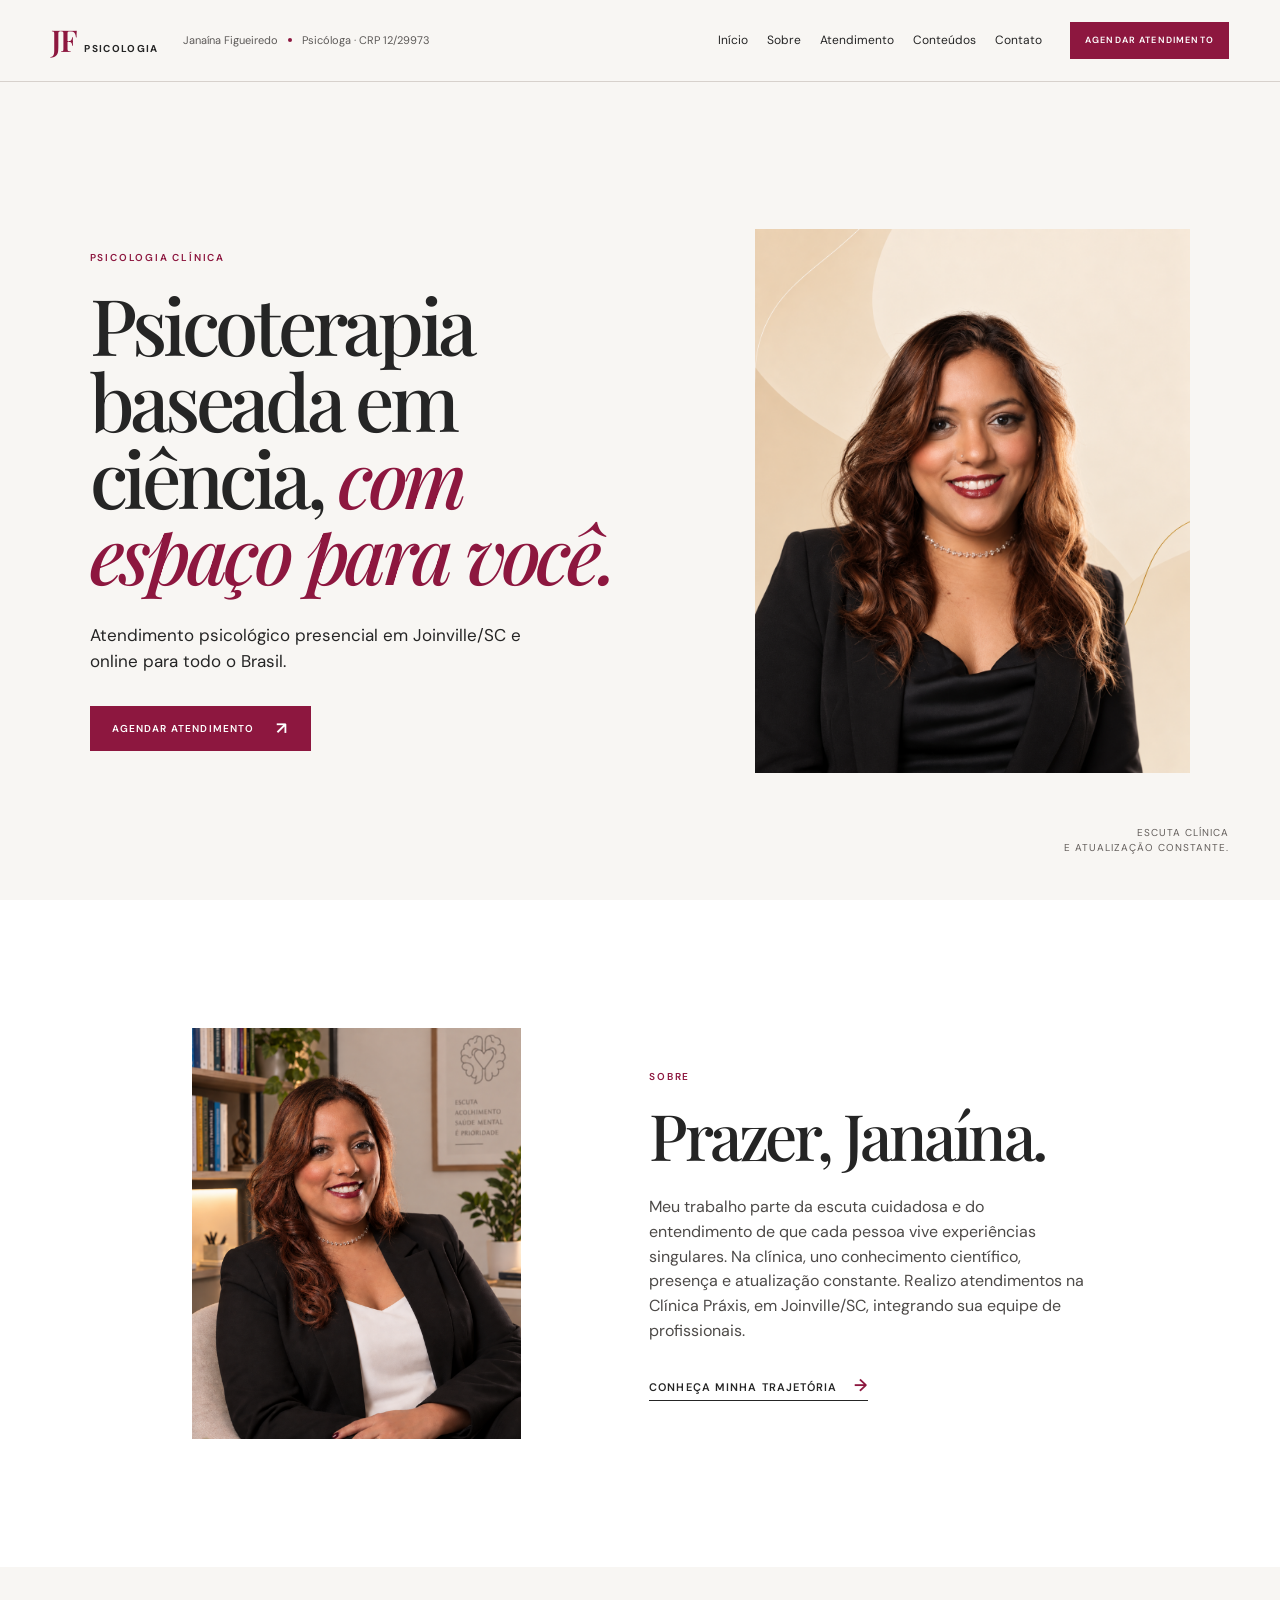
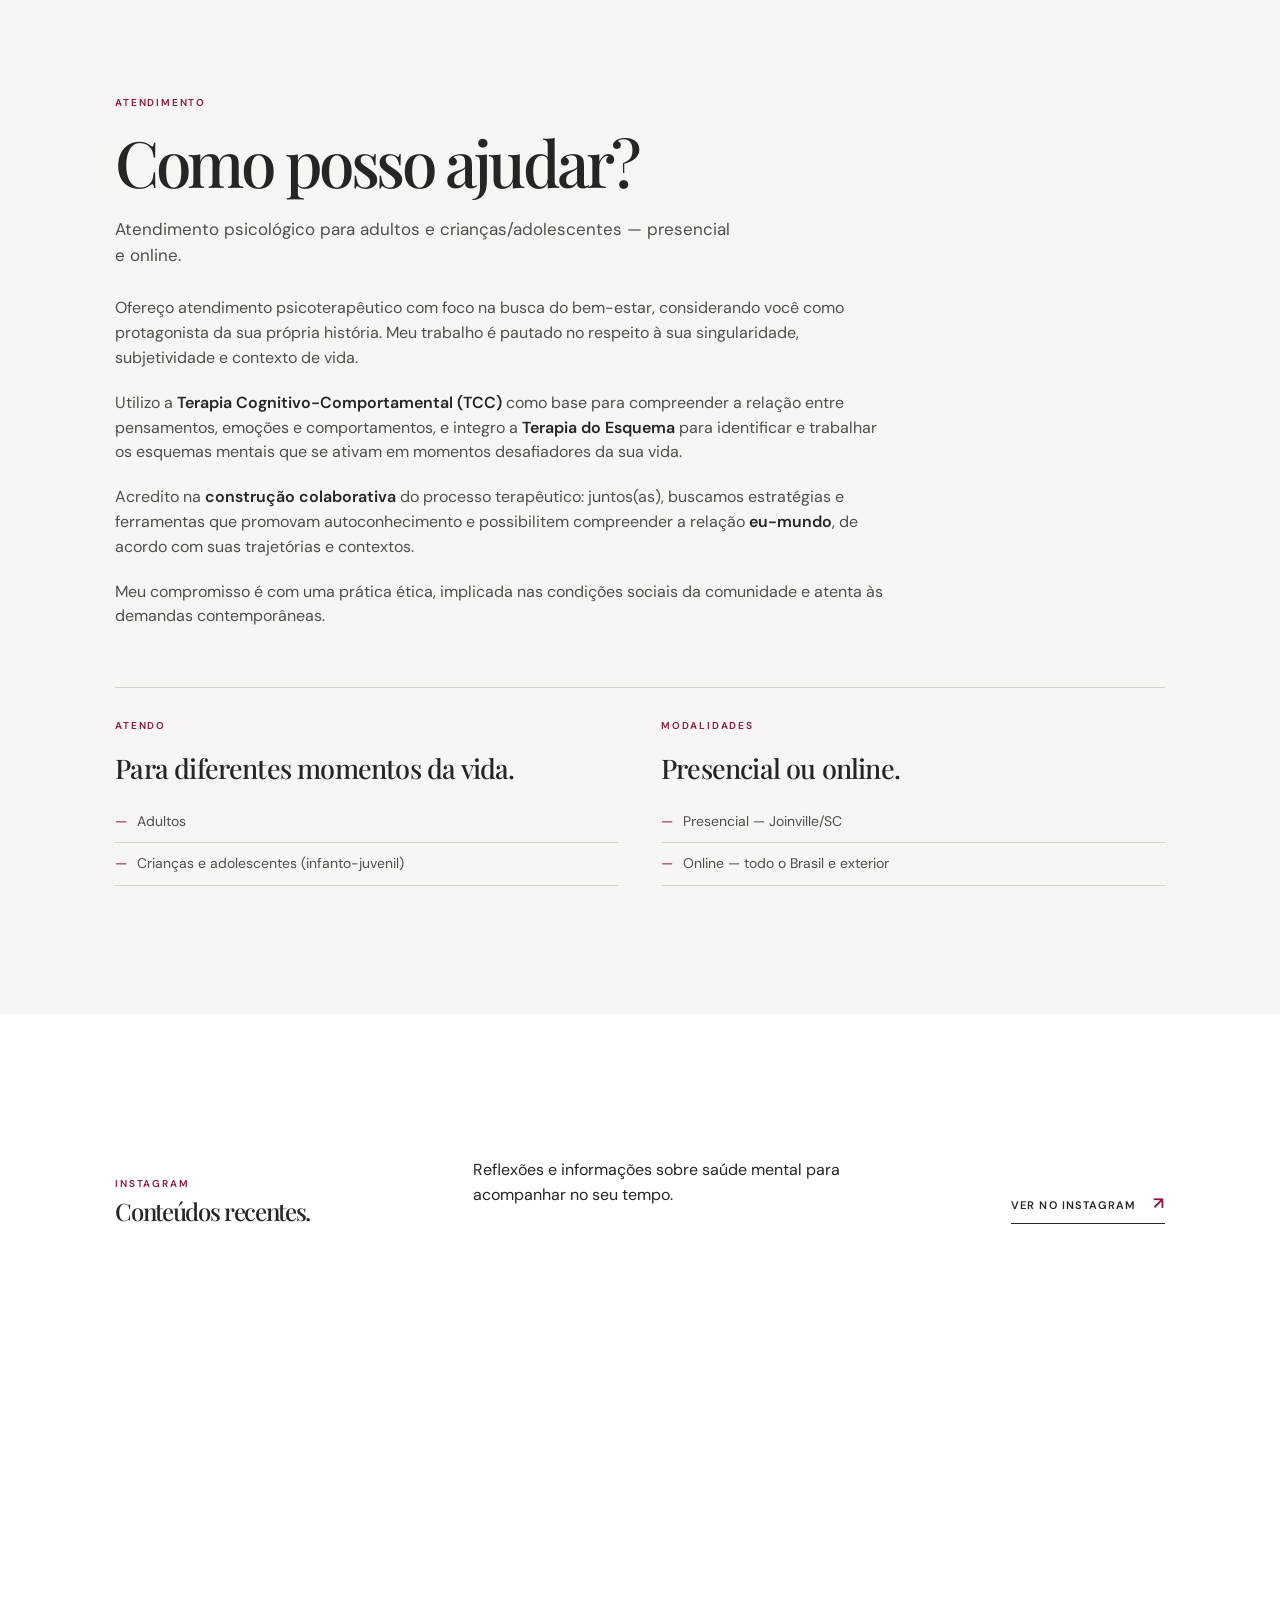
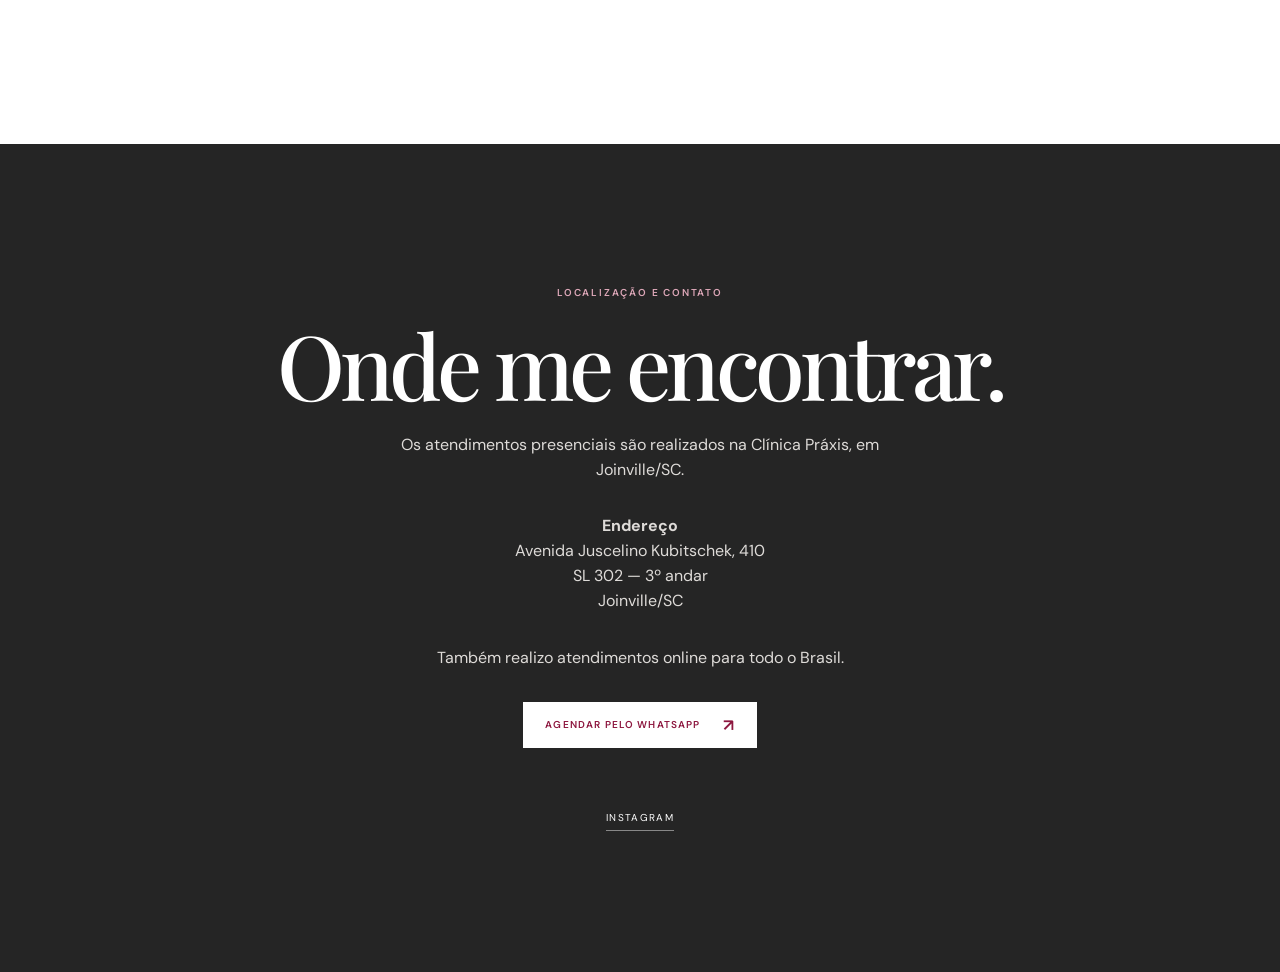
<file: index.html>
<!doctype html><html lang="pt-BR"><head>  <meta charset="utf-8">  <meta name="viewport" content="width=device-width, initial-scale=1">  <meta name="description" content="Janaína Figueiredo — Psicóloga, CRP 12/29973. Atendimento presencial em Joinville/SC e online para todo o Brasil.">  <title>JF Psicologia | Janaína Figueiredo</title>  <link rel="preconnect" href="https://fonts.googleapis.com">  <link rel="preconnect" href="https://fonts.gstatic.com" crossorigin>  <link href="https://fonts.googleapis.com/css2?family=DM+Sans:wght@400;500;600&family=Playfair+Display:opsz,wght@5..1200,500;5..1200,600&display=swap" rel="stylesheet">  <link rel="stylesheet" href="styles.css?v=20261102"></head><body>  <header class="site-header">    <a class="brand" href="#inicio" aria-label="JF Psicologia — início"><span>JF</span><b>Psicologia</b></a>    <p class="credential">Janaína Figueiredo <i></i> Psicóloga · CRP 12/29973</p>    <nav aria-label="Navegação principal"><a href="#inicio">Início</a><a href="#sobre">Sobre</a><a href="#atendimento">Atendimento</a><a href="#conteudos">Conteúdos</a><a href="#contato">Contato</a></nav>    <a class="button button-small" href="https://whatsa.me/5547992340466/?t=Ol%C3%A1,%20gostaria%20de%20saber%20mais%20informa%C3%A7%C3%B5es%20sobre%20os%20atendimentos." target="_blank" rel="noopener noreferrer">Agendar atendimento</a>  </header>  <main>    <section class="hero" id="inicio">      <div class="hero-copy">        <p class="eyebrow">Psicologia clínica</p>        <h1>Psicoterapia baseada em ciência, <em>com espaço para você.</em></h1>        <p class="lead">Atendimento psicológico presencial em Joinville/SC e online para todo o Brasil.</p>        <a class="button" href="https://whatsa.me/5547992340466/?t=Ol%C3%A1,%20gostaria%20de%20saber%20mais%20informa%C3%A7%C3%B5es%20sobre%20os%20atendimentos." target="_blank" rel="noopener noreferrer">Agendar atendimento <span>↗</span></a>      </div>      <div class="portrait portrait-hero"><img src="./foto%20janaina%20profissional.png?v=20260928" alt="Janaína Figueiredo, psicóloga"></div>      <aside class="hero-note">Escuta clínica<br>e atualização constante.</aside>    </section>    <section class="intro" id="sobre">      <div class="portrait portrait-about"><img src="./ae463d6f-d1f9-4eb5-91f7-fd9443cedf74.png?v=20260928-4" alt="Janaína Figueiredo, psicóloga"></div>      <div class="intro-copy"><p class="eyebrow">Sobre</p><h2>Prazer, Janaína.</h2><p>Meu trabalho parte da escuta cuidadosa e do entendimento de que cada pessoa vive experiências singulares. Na clínica, uno conhecimento científico, presença e atualização constante. Realizo atendimentos na Clínica Práxis, em Joinville/SC, integrando sua equipe de profissionais.</p><a class="text-link" href="trajetoria.html">Conheça minha trajetória <span>→</span></a></div>    </section>    <section class="care" id="atendimento">      <div class="section-heading"><p class="eyebrow">Atendimento</p><h2>Como posso ajudar?</h2><p class="care-subtitle">Atendimento psicológico para adultos e crianças/adolescentes — presencial e online.</p></div>      <div class="care-copy"><p>Ofereço atendimento psicoterapêutico com foco na busca do bem-estar, considerando você como protagonista da sua própria história. Meu trabalho é pautado no respeito à sua singularidade, subjetividade e contexto de vida.</p><p>Utilizo a <strong>Terapia Cognitivo-Comportamental (TCC)</strong> como base para compreender a relação entre pensamentos, emoções e comportamentos, e integro a <strong>Terapia do Esquema</strong> para identificar e trabalhar os esquemas mentais que se ativam em momentos desafiadores da sua vida.</p><p>Acredito na <strong>construção colaborativa</strong> do processo terapêutico: juntos(as), buscamos estratégias e ferramentas que promovam autoconhecimento e possibilitem compreender a relação <strong>eu-mundo</strong>, de acordo com suas trajetórias e contextos.</p><p>Meu compromisso é com uma prática ética, implicada nas condições sociais da comunidade e atenta às demandas contemporâneas.</p></div>      <div class="care-options"><div><p class="eyebrow">Atendo</p><h3>Para diferentes momentos da vida.</h3><ul><li>Adultos</li><li>Crianças e adolescentes (infanto-juvenil)</li></ul></div><div><p class="eyebrow">Modalidades</p><h3>Presencial ou online.</h3><ul><li>Presencial — Joinville/SC</li><li>Online — todo o Brasil e exterior</li></ul></div></div>    </section>    <section class="content" id="conteudos">      <div class="content-title"><div><p class="eyebrow">Instagram</p><h2>Conteúdos recentes.</h2></div><p>Reflexões e informações sobre saúde mental para acompanhar no seu tempo.</p><a class="text-link" href="https://www.instagram.com/psijanafigueiredo/" target="_blank" rel="noopener noreferrer">Ver no Instagram <span>↗</span></a></div>      <div class="instagram-posts">        <iframe class="instagram-post" src="https://www.instagram.com/p/Dc4dyXZEVp4/embed/" title="Post recente de @psijanafigueiredo no Instagram" loading="lazy"></iframe>        <iframe class="instagram-post" src="https://www.instagram.com/p/DaDsXPhxpjE/embed/" title="Post recente de @psijanafigueiredo no Instagram" loading="lazy"></iframe>        <iframe class="instagram-post" src="https://www.instagram.com/p/DXklyf0jYg-/embed/" title="Post recente de @psijanafigueiredo no Instagram" loading="lazy"></iframe>      </div>    </section>
    <section class="contact" id="contato">
      <p class="eyebrow">Localização e contato</p>
      <h2>Onde me encontrar.</h2>
      <p>Os atendimentos presenciais são realizados na Clínica Práxis, em Joinville/SC.</p>
      <p><strong>Endereço</strong><br>Avenida Juscelino Kubitschek, 410<br>SL 302 — 3º andar<br>Joinville/SC</p>
      <p>Também realizo atendimentos online para todo o Brasil.</p>
      <a class="button button-light" href="https://whatsa.me/5547992340466/?t=Ol%C3%A1,%20gostaria%20de%20saber%20mais%20informa%C3%A7%C3%B5es%20sobre%20os%20atendimentos." target="_blank" rel="noopener noreferrer">Agendar pelo WhatsApp <span>↗</span></a>
      <div class="contact-links"><a href="https://www.instagram.com/psijanafigueiredo/" target="_blank" rel="noopener noreferrer">Instagram</a></div>
    </section>
  </main></body></html>

<script>
(() => {
  const section = document.querySelector('#atendimento');
  section.querySelectorAll('.care-copy, .care-options').forEach((element) => element.remove());
  section.insertAdjacentHTML('beforeend', '<div class="care-cards"><a class="care-card" href="atendimento.html#adultos"><p class="eyebrow">Atendimento</p><h3>Psicoterapia para adultos</h3><p>Um espaço de escuta e cuidado para as diferentes etapas da vida.</p><span>Saiba mais →</span></a><a class="care-card" href="atendimento.html#infantojuvenil"><p class="eyebrow">Atendimento</p><h3>Psicoterapia para crianças e adolescentes</h3><p>Atenção às necessidades de crianças, adolescentes e suas famílias.</p><span>Saiba mais →</span></a></div>');
})();
</script>

<script>
(() => {
  const section = document.querySelector('#atendimento');
  section.querySelector('.care-cards')?.remove();
  section.insertAdjacentHTML('beforeend', '<div class="care-copy"><p>Ofereço atendimento psicoterapêutico com foco na busca do bem-estar, considerando você como protagonista da sua própria história. Meu trabalho é pautado no respeito à sua singularidade, subjetividade e contexto de vida.</p><p>Utilizo a <strong>Terapia Cognitivo-Comportamental (TCC)</strong> como base para compreender a relação entre pensamentos, emoções e comportamentos, e integro a <strong>Terapia do Esquema</strong> para identificar e trabalhar os esquemas mentais que se ativam em momentos desafiadores da sua vida.</p><p>Acredito na <strong>construção colaborativa</strong> do processo terapêutico: juntos(as), buscamos estratégias e ferramentas que promovam autoconhecimento e possibilitem compreender a relação <strong>eu-mundo</strong>, de acordo com suas trajetórias e contextos.</p><p>Meu compromisso é com uma prática ética, implicada nas condições sociais da comunidade e atenta às demandas contemporâneas.</p></div><div class="care-options"><div><p class="eyebrow">Atendo</p><h3>Para diferentes momentos da vida.</h3><ul><li>Adultos</li><li>Crianças e adolescentes (infanto-juvenil)</li></ul></div><div><p class="eyebrow">Modalidades</p><h3>Presencial ou online.</h3><ul><li>Presencial — Joinville/SC</li><li>Online — todo o Brasil e exterior</li></ul></div></div>');
})();
</script>
</file>
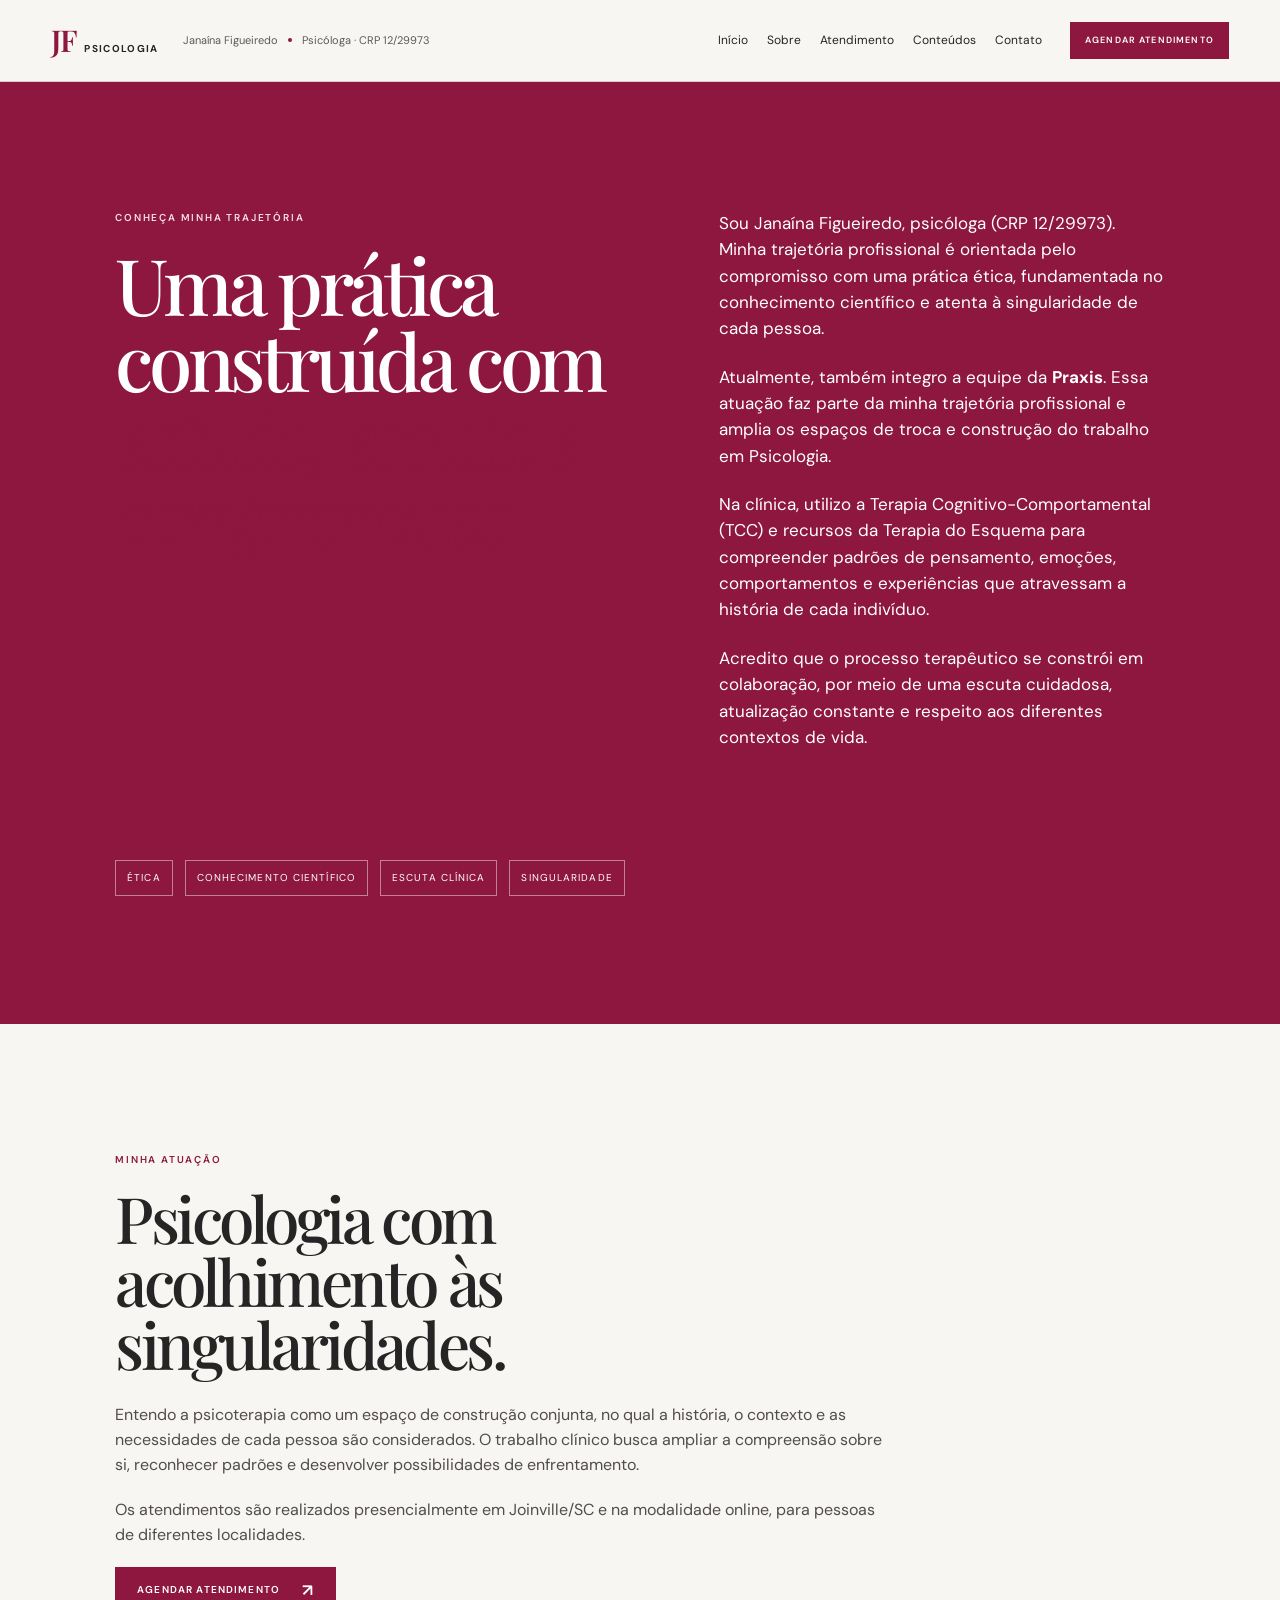
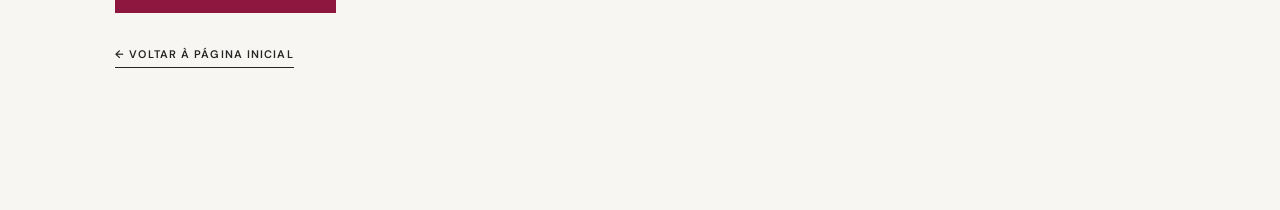
<file: trajetoria.html>
<!doctype html>
<html lang="pt-BR">
<head>
  <meta charset="utf-8">
  <meta name="viewport" content="width=device-width, initial-scale=1">
  <meta name="description" content="Conheça a trajetória profissional de Janaína Figueiredo, psicóloga em Joinville/SC. Atuação clínica com TCC e recursos da Terapia do Esquema.">
  <title>Minha trajetória | Janaína Figueiredo — Psicóloga em Joinville</title>
  <link rel="preconnect" href="https://fonts.googleapis.com">
  <link rel="preconnect" href="https://fonts.gstatic.com" crossorigin>
  <link href="https://fonts.googleapis.com/css2?family=DM+Sans:wght@400;500;600&family=Playfair+Display:opsz,wght@5..1200,500;5..1200,600&display=swap" rel="stylesheet">
  <link rel="stylesheet" href="styles.css">
</head>
<body>
  <header class="site-header">
    <a class="brand" href="index.html#inicio" aria-label="JF Psicologia — início"><span>JF</span><b>Psicologia</b></a>
    <p class="credential">Janaína Figueiredo <i></i> Psicóloga · CRP 12/29973</p>
    <nav aria-label="Navegação principal">
      <a href="index.html#inicio">Início</a>
      <a href="index.html#sobre">Sobre</a>
      <a href="index.html#atendimento">Atendimento</a>
      <a href="index.html#conteudos">Conteúdos</a>
      <a href="index.html#contato">Contato</a>
    </nav>
    <a class="button button-small" href="https://whatsa.me/5547992340466/?t=Ol%C3%A1,%20gostaria%20de%20saber%20mais%20informa%C3%A7%C3%B5es%20sobre%20os%20atendimentos." target="_blank" rel="noopener noreferrer">Agendar atendimento</a>
  </header>
  <main>
    <section class="science" aria-labelledby="trajetoria-titulo">
      <div>
        <p class="eyebrow">Conheça minha trajetória</p>
        <h1 id="trajetoria-titulo">Uma prática construída com <em>estudo, escuta e compromisso.</em></h1>
      </div>
      <div>
        <p class="science-text">Sou Janaína Figueiredo, psicóloga (CRP 12/29973). Minha trajetória profissional é orientada pelo compromisso com uma prática ética, fundamentada no conhecimento científico e atenta à singularidade de cada pessoa.</p>
        <p class="science-text">Atualmente, também integro a equipe da <a href="https://praxis.com.br" target="_blank" rel="noopener noreferrer"><strong>Praxis</strong></a>. Essa atuação faz parte da minha trajetória profissional e amplia os espaços de troca e construção do trabalho em Psicologia.</p>
        <p class="science-text">Na clínica, utilizo a Terapia Cognitivo-Comportamental (TCC) e recursos da Terapia do Esquema para compreender padrões de pensamento, emoções, comportamentos e experiências que atravessam a história de cada indivíduo.</p>
        <p class="science-text">Acredito que o processo terapêutico se constrói em colaboração, por meio de uma escuta cuidadosa, atualização constante e respeito aos diferentes contextos de vida.</p>
      </div>
      <div class="pillars"><span>Ética</span><span>Conhecimento científico</span><span>Escuta clínica</span><span>Singularidade</span></div>
    </section>
    <section class="care">
      <div class="section-heading">
        <p class="eyebrow">Minha atuação</p>
        <h2>Psicologia com acolhimento às singularidades.</h2>
      </div>
      <div class="care-copy">
        <p>Entendo a psicoterapia como um espaço de construção conjunta, no qual a história, o contexto e as necessidades de cada pessoa são considerados. O trabalho clínico busca ampliar a compreensão sobre si, reconhecer padrões e desenvolver possibilidades de enfrentamento.</p>
        <p>Os atendimentos são realizados presencialmente em Joinville/SC e na modalidade online, para pessoas de diferentes localidades.</p>
      </div>
      <a class="button" href="https://whatsa.me/5547992340466/?t=Ol%C3%A1,%20gostaria%20de%20saber%20mais%20informa%C3%A7%C3%B5es%20sobre%20os%20atendimentos." target="_blank" rel="noopener noreferrer">Agendar atendimento <span>↗</span></a>
      <p style="margin-top:28px"><a class="text-link" href="index.html#sobre">← Voltar à página inicial</a></p>
    </section>
  </main>
</body>
</html>
</file>
<file: styles.css>
:root{--paper:#f8f6f3;--ink:#252525;--wine:#8d173f;--blush:#f3e5e8;--line:#d7d1cc}*{box-sizing:border-box}html{scroll-behavior:smooth}body{margin:0;background:var(--paper);color:var(--ink);font:16px/1.55 'DM Sans',Arial,sans-serif}a{color:inherit;text-decoration:none}.site-header{height:82px;padding:0 clamp(24px,4vw,72px);display:flex;align-items:center;gap:24px;border-bottom:1px solid var(--line);position:sticky;z-index:10;top:0;background:rgba(248,246,243,.94);backdrop-filter:blur(8px)}.brand{display:flex;align-items:baseline;gap:8px;white-space:nowrap}.brand span{font:600 30px/1 'Playfair Display',serif;letter-spacing:-2px;color:var(--wine)}.brand b{text-transform:uppercase;font-size:10px;letter-spacing:1.35px}.credential{font-size:11px;color:#5d5a58;margin:0;white-space:nowrap}.credential i{display:inline-block;width:4px;height:4px;border-radius:50%;background:var(--wine);margin:0 7px 2px}nav{display:flex;gap:19px;margin-left:auto;font-size:12px}nav a{transition:color .2s}nav a:hover,.text-link:hover{color:var(--wine)}.button{display:inline-flex;gap:22px;align-items:center;padding:14px 21px;background:var(--wine);border:1px solid var(--wine);color:#fff;text-transform:uppercase;font-size:10px;letter-spacing:1.15px;font-weight:600;transition:.2s}.button:hover{background:#6e0f30;border-color:#6e0f30}.button span{font-size:17px;line-height:10px}.button-small{padding:11px 14px;font-size:9px;gap:0;margin-left:4px}.hero{min-height:calc(100vh - 82px);padding:clamp(58px,10vw,142px) clamp(24px,9vw,156px) 78px;display:grid;grid-template-columns:1.15fr .85fr;gap:7vw;position:relative;align-items:center}.hero-copy{max-width:740px}.eyebrow{text-transform:uppercase;letter-spacing:1.8px;font-size:10px;font-weight:600;color:var(--wine);margin:0 0 20px}h1,h2{font-family:'Playfair Display',Georgia,serif;font-weight:500;letter-spacing:-.055em;line-height:.98;margin:0}h1{font-size:clamp(48px,6.1vw,88px)}h1 em,h2 em{font-style:italic;color:var(--wine)}.lead{font-size:17px;max-width:480px;margin:30px 0 31px}.portrait{background:var(--blush);position:relative;overflow:hidden}.portrait::before,.portrait::after{content:"";position:absolute;z-index:1;pointer-events:none;border-radius:50%;border:1px solid rgba(141,23,63,.2)}.portrait::before{width:110%;height:70%;left:-45%;bottom:-33%}.portrait::after{width:50%;height:60%;right:-11%;top:-15%}.portrait img{position:absolute;inset:0;width:100%;height:100%;z-index:2;display:block;object-fit:cover;object-position:center top}.portrait-hero{aspect-ratio:4/5;max-height:570px}.portrait-note{position:absolute;inset:0;z-index:1;display:grid;place-content:center;text-align:center;color:var(--wine)}.portrait-note span{font:600 clamp(64px,8vw,112px)/1 'Playfair Display',serif;letter-spacing:-8px}.portrait-note p{text-transform:uppercase;letter-spacing:1px;font-size:9px;margin:13px}.hero-note{position:absolute;right:clamp(24px,4vw,72px);bottom:45px;font-size:10px;line-height:1.5;text-transform:uppercase;letter-spacing:1px;text-align:right;color:#635e5b}.intro{padding:clamp(72px,10vw,145px) clamp(24px,15vw,242px);display:grid;grid-template-columns:.75fr 1fr;gap:clamp(50px,10vw,150px);align-items:center;background:#fff}.portrait-about{aspect-ratio:4/5}.intro-copy{max-width:480px}.intro h2,.section-heading h2,.contact h2{font-size:clamp(42px,5vw,70px)}.intro-copy>p:not(.eyebrow){margin:28px 0;color:#4d4a48}.text-link{font-size:11px;text-transform:uppercase;letter-spacing:1.1px;font-weight:600;border-bottom:1px solid var(--ink);padding-bottom:6px}.text-link span{margin-left:12px;color:var(--wine);font-size:17px}.care{padding:clamp(75px,10vw,150px) clamp(24px,9vw,156px)}.section-heading{max-width:620px}.care-list{margin-top:65px;border-top:1px solid var(--ink)}.care-list article{display:grid;grid-template-columns:60px minmax(180px,.7fr) 1.5fr;gap:30px;align-items:baseline;padding:27px 0;border-bottom:1px solid var(--line)}.care-list span{font-size:11px;color:var(--wine)}h3{font:500 26px/1.08 'Playfair Display',serif;letter-spacing:-.03em;margin:0}.care-list p{margin:0;max-width:480px;font-size:14px;color:#5a5653}.science{padding:clamp(75px,10vw,150px) clamp(24px,9vw,156px);background:var(--wine);color:#fff;display:grid;grid-template-columns:1.1fr .9fr;gap:60px}.science .eyebrow{color:#f5dfe5}.science h2{font-size:clamp(45px,5vw,73px)}.science h2 em{color:#f8d8e1}.science-text{font-size:17px;margin:0 0 22px;max-width:480px}.pillars{grid-column:1/-1;display:flex;gap:12px;padding-top:28px}.pillars span{text-transform:uppercase;letter-spacing:1.1px;font-size:10px;padding:9px 11px;border:1px solid rgba(255,255,255,.45)}.research{grid-column:1/-1;margin-top:8px;border-top:1px solid rgba(255,255,255,.35);padding-top:30px;display:grid;grid-template-columns:.7fr 1fr 1fr;gap:30px;font-size:13px}.research .eyebrow{margin:0}.research p{margin:0}.content{padding:clamp(75px,10vw,150px) clamp(24px,9vw,156px);background:#fff}.content-title{max-width:none;display:grid;grid-template-columns:1fr 1.3fr .7fr;gap:25px;align-items:end}.content-title .eyebrow{margin-bottom:9px}.content-title .text-link{justify-self:end}.articles{display:grid;grid-template-columns:repeat(3,1fr);gap:1px;background:var(--line);border:1px solid var(--line);margin-top:56px}.article{padding:30px;min-height:300px;background:var(--paper);display:flex;flex-direction:column;transition:background .2s}.article:hover{background:var(--blush)}.article p{font-size:10px;text-transform:uppercase;letter-spacing:1.2px;color:var(--wine);margin:0 0 auto}.article h3{font-size:29px;margin:45px 0 26px}.article span{font-size:11px;color:#625d59}.article.featured{background:var(--blush)}.contact{padding:clamp(75px,11vw,160px) clamp(24px,20vw,315px);text-align:center;background:var(--ink);color:#fff}.contact .eyebrow{color:#dda7b8}.contact h2{font-size:clamp(52px,7vw,90px)}.contact>p:not(.eyebrow){max-width:490px;margin:25px auto 32px;color:#dedbd8}.button-light{background:#fff;border-color:#fff;color:var(--wine)}.button-light:hover{background:var(--blush);border-color:var(--blush)}.contact-links{margin-top:62px;display:flex;justify-content:center;gap:35px;text-transform:uppercase;letter-spacing:1.3px;font-size:10px}.contact-links a{border-bottom:1px solid #888;padding-bottom:5px}footer{padding:35px clamp(24px,9vw,156px);display:grid;grid-template-columns:1.4fr 1.7fr 1fr;gap:30px;align-items:center;font-size:10px;color:#5c5856}footer p{margin:0}@media(max-width:950px){.credential{display:none}nav{gap:12px}.site-header{gap:16px}.button-small{display:none}.content-title{grid-template-columns:1fr}.content-title .text-link{justify-self:start}.research{grid-template-columns:1fr}.research .eyebrow{margin-bottom:5px}}@media(max-width:680px){.site-header{height:64px;padding:0 20px}.brand span{font-size:27px}nav{display:none}.hero{min-height:auto;padding:72px 24px 62px;grid-template-columns:1fr;gap:42px}.hero-note{display:none}.portrait-hero{max-height:none;width:85%;justify-self:end}.lead{font-size:15px}.intro{padding:72px 24px;grid-template-columns:1fr;gap:40px}.portrait-about{width:75%}.care,.science,.content{padding:72px 24px}.care-list{margin-top:42px}.care-list article{grid-template-columns:35px 1fr;gap:12px;padding:22px 0}.care-list p{grid-column:2}.science{grid-template-columns:1fr;gap:35px}.pillars{grid-column:auto;flex-wrap:wrap;padding-top:3px}.research{grid-column:auto;margin-top:0}.articles{grid-template-columns:1fr;margin-top:40px}.article{min-height:230px}.article h3{margin-top:30px}.contact{padding:75px 24px}.contact-links{gap:20px}footer{padding:30px 24px;grid-template-columns:1fr;gap:18px}.credential{display:none}}
.instagram-posts{display:flex;gap:28px;margin-top:48px;overflow-x:auto;padding:0 0 14px;scroll-snap-type:x mandatory}.instagram-post{flex:0 0 360px;width:360px;height:330px;border:0;background:#fff;scroll-snap-align:start}@media(max-width:680px){.instagram-post{flex-basis:300px;width:300px;height:300px}}

.care-subtitle{margin:22px 0 0;max-width:620px;font-size:17px;color:#514d4a}.care-copy{max-width:780px;margin-top:48px;color:#514d4a}.care-copy p{margin:0 0 20px}.care-copy strong{color:var(--ink);font-weight:600}.care-options{display:grid;grid-template-columns:repeat(2,minmax(0,1fr));gap:42px;margin-top:58px;padding-top:30px;border-top:1px solid var(--line)}.care-options h3{font-size:27px;margin:0 0 18px}.care-options ul{list-style:none;padding:0;margin:0}.care-options li{padding:10px 0;border-bottom:1px solid var(--line);font-size:14px;color:#514d4a}.care-options li::before{content:"—";color:var(--wine);margin-right:10px}@media(max-width:680px){.care-subtitle{font-size:15px}.care-copy{margin-top:36px}.care-options{grid-template-columns:1fr;gap:34px;margin-top:40px}}

/* Ajuste de espaçamento da seção de atendimento */
.care-copy{margin-top:28px}
@media(max-width:680px){.care-copy{margin-top:24px}}

/* Caixas de atendimento */
.care-cards{display:grid;grid-template-columns:repeat(2,minmax(0,1fr));gap:22px;margin-top:44px;max-width:900px}
.care-card{min-height:255px;padding:32px;background:#fff;border:1px solid var(--line);display:flex;flex-direction:column;transition:background .2s,border-color .2s}
.care-card:hover{background:var(--blush);border-color:var(--wine)}
.care-card h3{font-size:30px;margin:4px 0 20px}
.care-card p:not(.eyebrow){margin:0;color:#514d4a;max-width:330px}
.care-card span{margin-top:auto;padding-top:25px;color:var(--wine);font-size:11px;text-transform:uppercase;letter-spacing:1.1px;font-weight:600}
@media(max-width:680px){.care-cards{grid-template-columns:1fr;margin-top:32px}.care-card{min-height:220px;padding:28px}.care-card h3{font-size:27px}}


/* Ajustes de proporção para a visualização desktop */
@media (min-width: 951px) {
  .hero {
    min-height: clamp(620px, calc(100svh - 82px), 820px);
    padding: clamp(64px, 7vw, 100px) clamp(32px, 7vw, 110px) 70px;
    gap: clamp(40px, 6vw, 90px);
  }
}

/* Cabeçalho mais equilibrado em telas desktop menores */
@media (min-width: 951px) and (max-width: 1150px) {
  .site-header {
    padding: 0 24px;
    gap: 14px;
  }
  .credential {
    display: none;
  }
  nav {
    gap: 13px;
    font-size: 11px;
  }
  .button-small {
    padding: 10px 12px;
    font-size: 8px;
    margin-left: 0;
  }
}


/* Compacta a visualização desktop em telas estreitas, como o modo computador do celular */
@media (min-width: 951px) and (max-width: 1150px) {
  .hero {
    min-height: auto;
    padding: 58px 6vw 64px;
    gap: 5vw;
  }
  .hero-note {
    bottom: 22px;
    right: 6vw;
  }
  .site-header {
    height: 76px;
  }
  nav {
    gap: 14px;
    font-size: 12px;
  }
  .button-small {
    padding: 10px 12px;
    font-size: 9px;
  }
}
</file>
